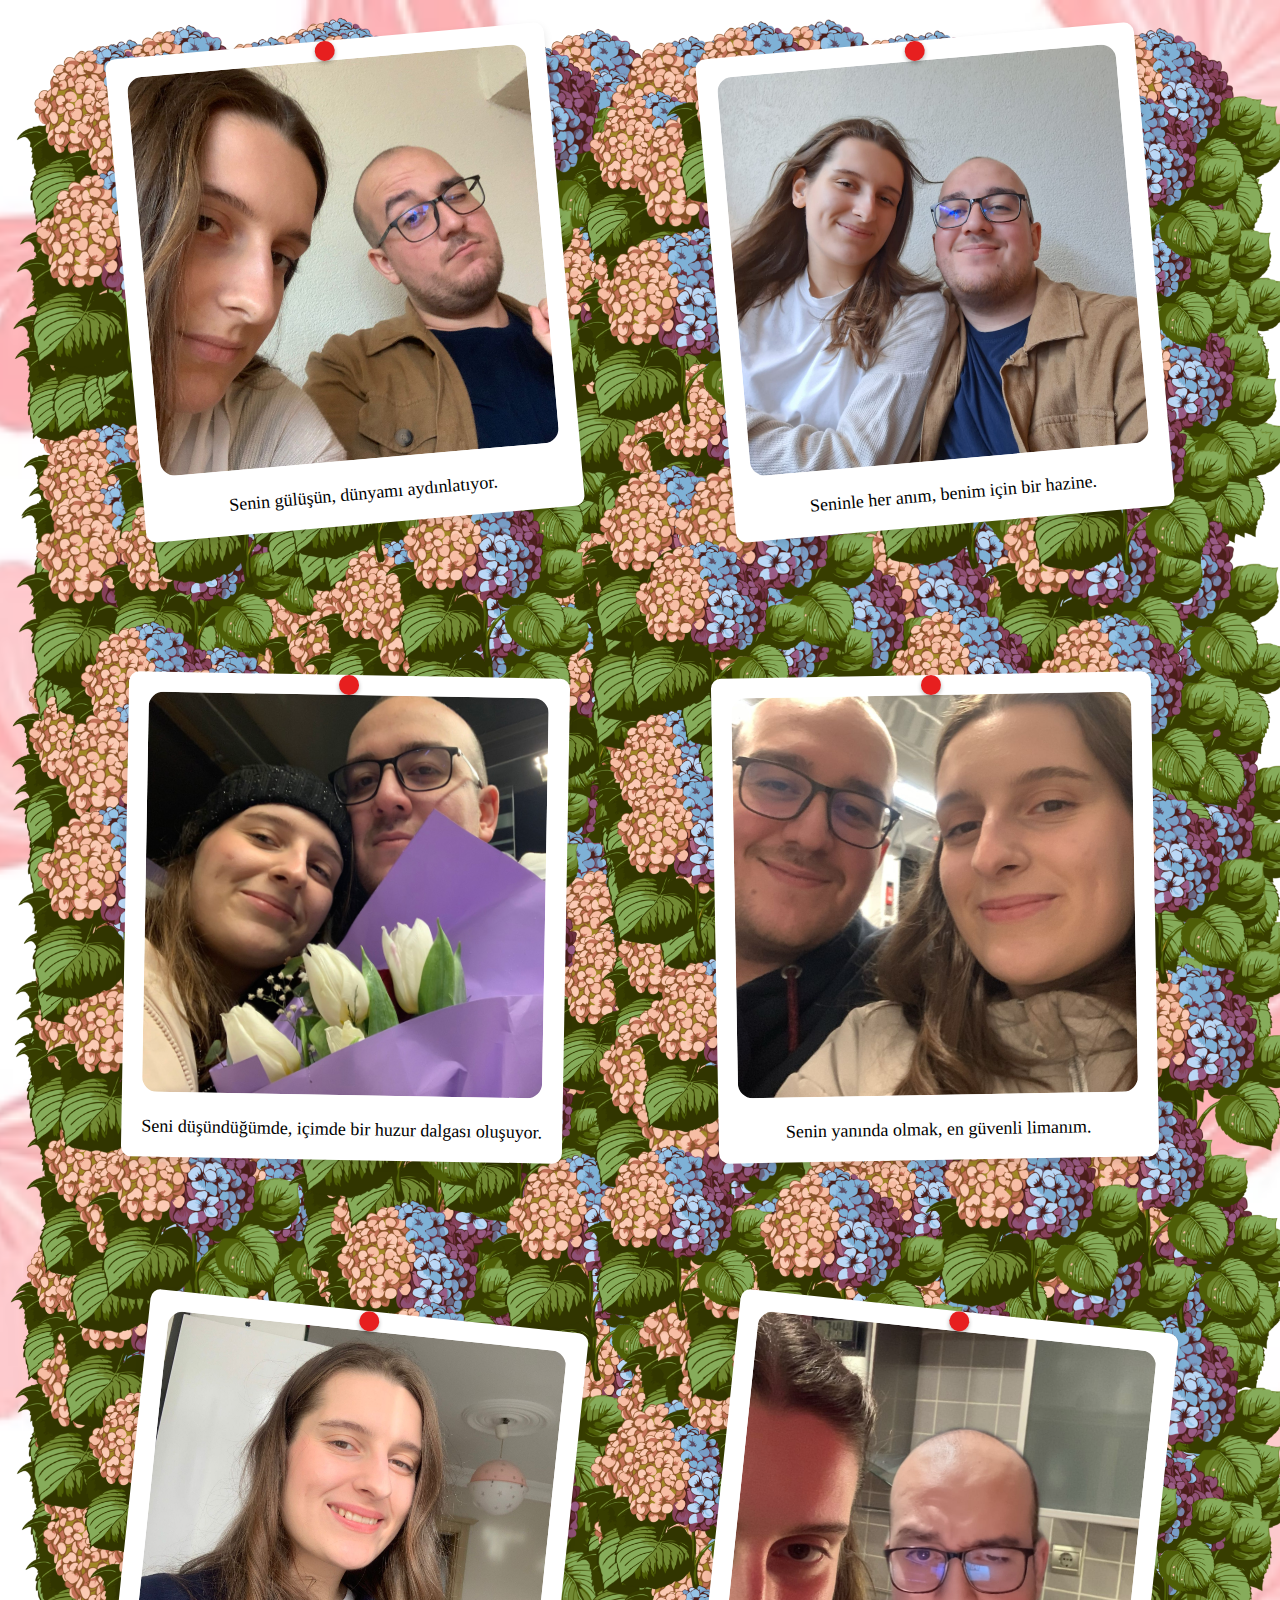
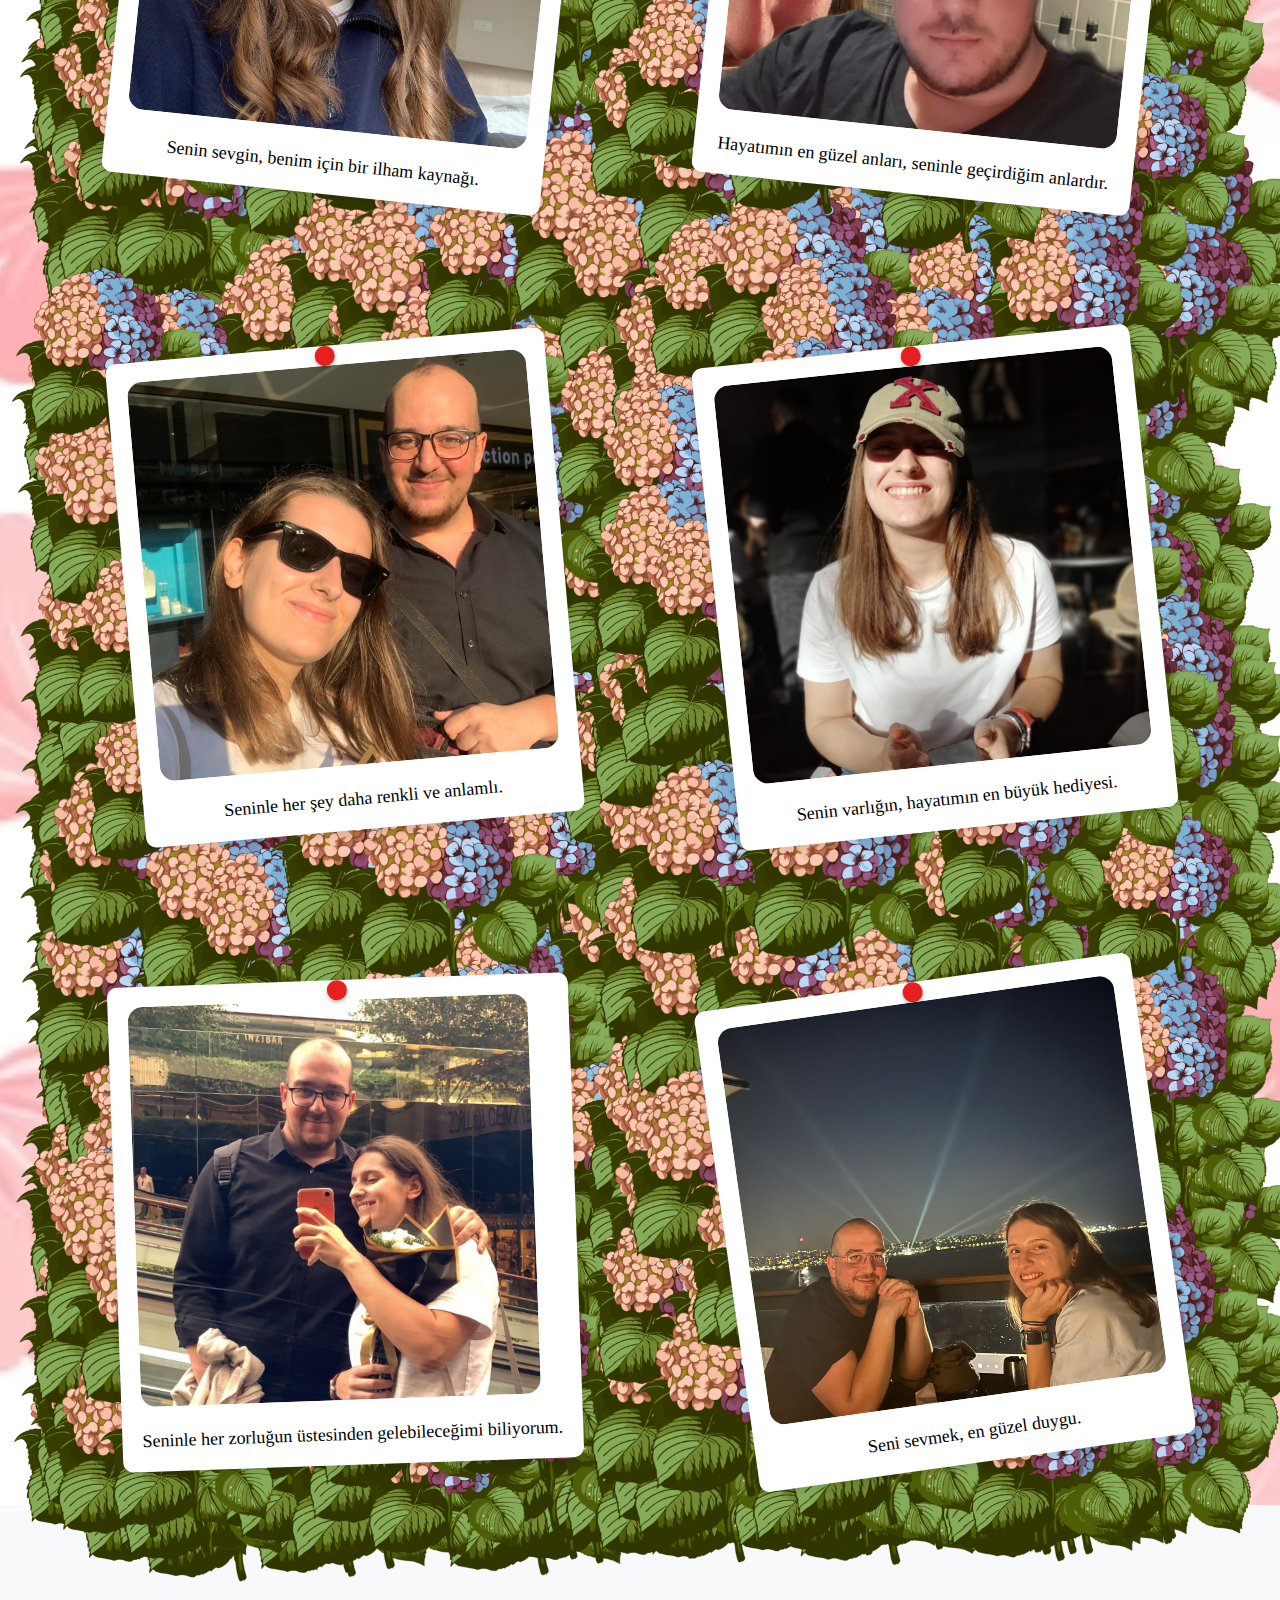
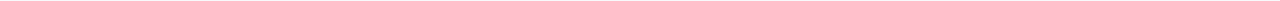
<file: index.html>
<!DOCTYPE html>
<html lang="en">
  <head>
    <meta charset="UTF-8" />
    <meta name="viewport" content="width=device-width, initial-scale=1.0" />
    <title>Sevgilimle Fotoğraf Panosu</title>
    <link rel="stylesheet" href="styles.css" />
  </head>
  <body>
    <div id="flowerContainer"></div>
    <div id="flowerContainer2"></div>
    <div id="flowerContainer3"></div>
    <div class="photo-board" id="photoBoard">
      <!-- Fotoğraflar dinamik olarak buraya eklenecek -->
    </div>

    <script src="script.js"></script>
  </body>
</html>
</file>
<file: styles.css>
/* Custom CSS */
body {
  background-color: #f8f9fa; /* Arka plan rengi */
  margin: 0;
  padding: 0;
}

.photo-board {
  display: flex;
  flex-wrap: wrap;
  justify-content: center;
  gap: 150px;
  background-image: url("img/cork-board-pattern.jpg"); /* Mantar pano deseni */
  background-repeat: repeat; /* Arka plan resminin tekrar etmesi */
  padding: 40px; /* Pano etrafındaki boşluk */
  background-size: cover; /* Arka plan resminin boyutunu ayarla */
  background-position: center; /* Arka plan resminin konumunu ayarla */
  align-items: end;
}

.polaroid {
  background-color: #fff;
  padding: 20px;
  border-radius: 10px;
  box-shadow: 0px 4px 8px rgba(0, 0, 0, 0.1);
  position: relative;
  overflow: hidden;
  transition: transform 0.3s ease; /* Dönme animasyonu */
}

.polaroid:hover {
  transform: rotate(-35deg) scale(1.1); /* Hover durumunda büyütme efekti */
}

.polaroid img {
  max-width: 100%;
  width: 400px;
  object-fit: cover;
  height: 400px;
  border-radius: 15px;
  margin-bottom: 20px;
  transition: transform 0.6s ease; /* Dönme animasyonu */
}

.polaroid img:hover {
  transform: scale(1.1); /* Hover durumunda büyütme efekti */
}
.caption {
  text-align: center;
  font-size: 18px;
}

.date {
  position: absolute;
  bottom: 10px;
  left: 10px;
  font-size: 14px;
}

.polaroid::before {
  content: "";
  position: absolute;
  top: 0px;
  left: 50%;
  transform: translateX(-50%);
  width: 20px; /* İğne genişliği */
  height: 20px; /* İğne yüksekliği */
  background-color: #e71f1f; /* İğne rengi */
  border-radius: 50%; /* İğne şekli */
  box-shadow: 0px 2px 4px rgba(0, 0, 0, 0.3); /* İğne gölgesi */
}

/* Çiçekler */
#flowerContainer {
  position: absolute;
  top: 0;
  left: 0;
  width: 100%;
  height: 100%;
  z-index: 0; /* Çiçekler arka plandan daha altta olmalı */
}

.flower {
  position: absolute;
  background-image: url("img/flower.png"); /* Çiçek resmi */
  background-size: contain;
  background-repeat: no-repeat;
}
</file>
